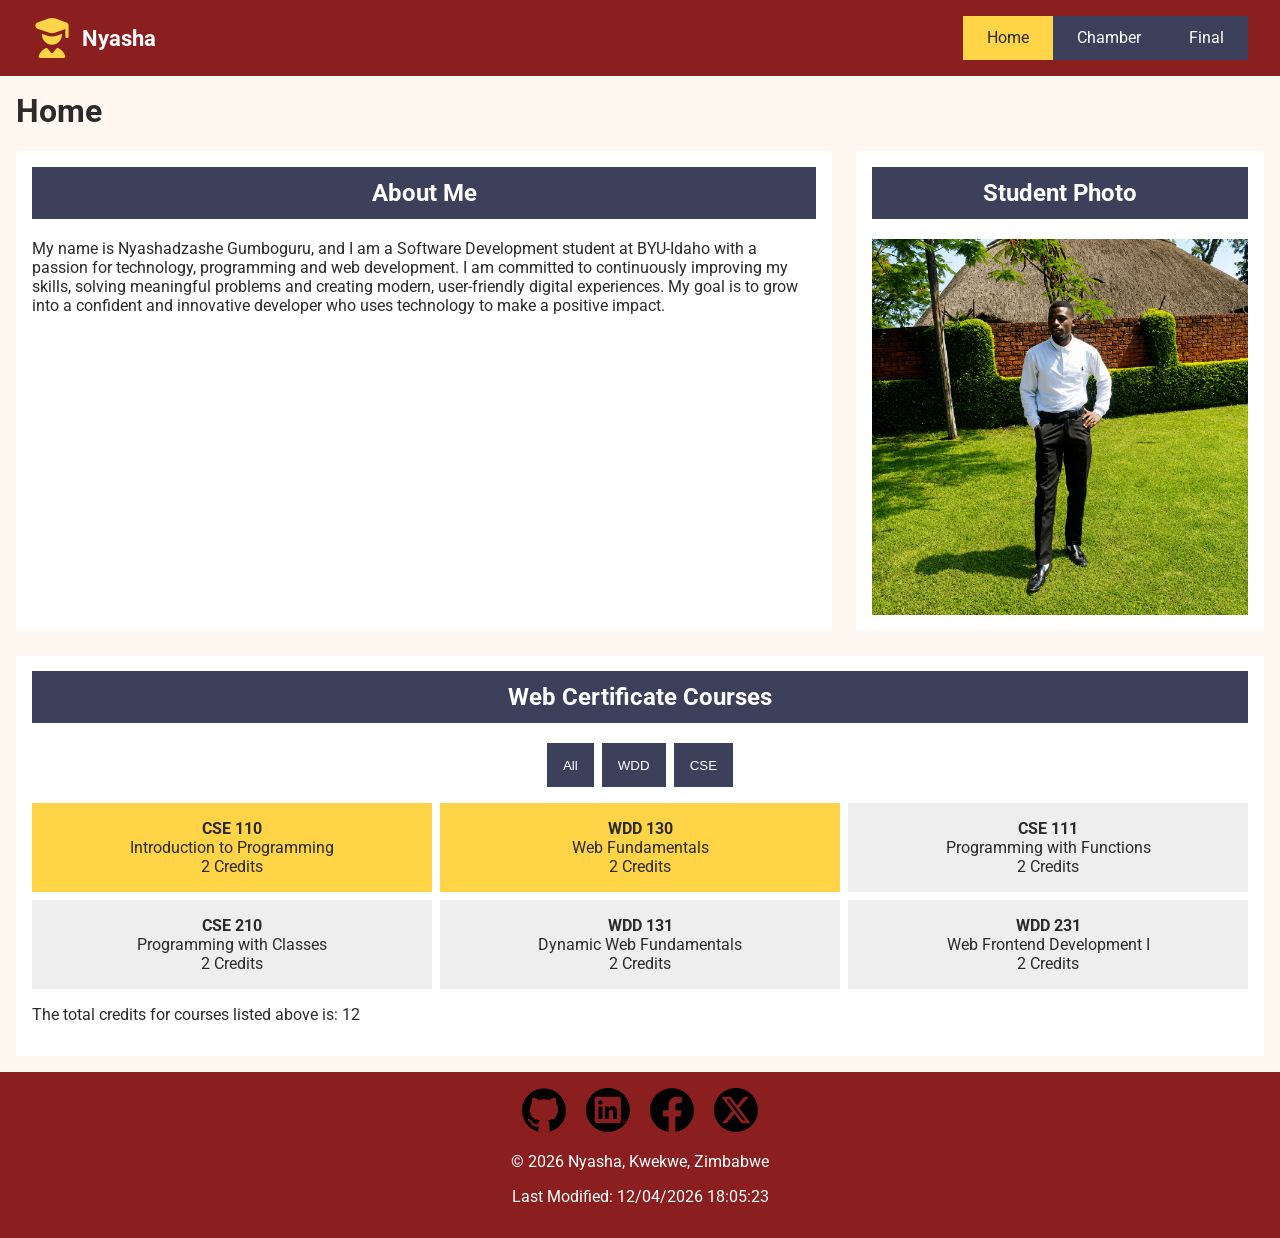
<file: index.html>
<!DOCTYPE html>
<html lang="en">
<head>
    <meta charset="UTF-8">
    <meta name="viewport" content="width=device-width, initial-scale=1.0">
    <title>Nyasha | WDD 231 Course Home Page</title>

    <meta name="description" content="WDD 231 Web Frontend Development course home page for Nyashadzashe Gumboguru.">
    <meta name="author" content="Nyashadzashe Gumboguru">
    <meta property="og:title" content="WDD 231 Course Home Page - Nyashadzashe Gumboguru">
<meta property="og:description" content="Course home page for WDD 231 Web Frontend Development I by Nyashadzashe Gumboguru featuring web projects, certification courses and developer updates.">
<meta property="og:image" content="https://ngumboguru001.github.io/wdd231/images/profile.jpg">
<meta property="og:url" content="https://ngumboguru001.github.io/wdd231/">

    <link rel="preconnect" href="https://fonts.googleapis.com">
    <link rel="preconnect" href="https://fonts.gstatic.com" crossorigin>
    <link href="https://fonts.googleapis.com/css2?family=Roboto:wght@400;500;700&display=swap" rel="stylesheet">
    <link rel="icon" href="favicon.ico">

    <link rel="stylesheet" href="styles/small.css">
    <link rel="stylesheet" href="styles/larger.css">

    <script src="scripts/navigation.js" defer></script>
    <script src="scripts/date.js" defer></script>
    <script src="scripts/course.js" defer></script>
</head>

<body>

    <header>
        <div class="header-brand">
            <img src="images/logo.svg" alt="Site logo" width="40" height="40">
            <span>Nyasha</span>
        </div>

        <button id="nav-button" class="hamburger" aria-label="navigation"></button>

        <nav id="nav-bar" class="navigation">
            <ul>
                <li class="current">
                    <a href="index.html">Home</a>
                </li>
                <li>
                    <a href="#">Chamber</a>
                </li>
                <li>
                    <a href="#">Final</a>
                </li>
            </ul>
        </nav>
    </header>

    <main>

        <h1>Home</h1>

        <div class="home-grid">

            <section>
                <h2>About Me</h2>
                <p>
                    My name is Nyashadzashe Gumboguru, and I am a Software Development
                    student at BYU-Idaho with a passion for technology, programming and
                    web development. I am committed to continuously improving my skills,
                    solving meaningful problems and creating modern, user-friendly
                    digital experiences. My goal is to grow into a confident and
                    innovative developer who uses technology to make a positive impact.
                </p>
            </section>

            <section>
                <h2>Student Photo</h2>
                <img src="images/profile.jpg" alt="Photo of Nyasha" width="100" height="100">
            </section>

            <section class="certificate">
                <h2>Web Certificate Courses</h2>

                <div class="course-buttons">
                    <button id="all-courses">All</button>
                    <button id="wdd-courses">WDD</button>
                    <button id="cse-courses">CSE</button>
                </div>

                <div id="course-list"></div>

                <p>
                    The total credits for courses listed above is:
                    <span id="total-credits"></span>
                </p>
            </section>

        </div>

    </main>

    <footer>

        <div class="social-media">

            <a href="https://github.com/">
                <img src="images/github.svg" alt="GitHub">
            </a>

            <a href="https://www.linkedin.com/">
                <img src="images/linkedin-circle.svg" alt="LinkedIn">
            </a>

            <a href="https://www.facebook.com/">
                <img src="images/facebook.svg" alt="Facebook">
            </a>

            <a href="https://www.twitter.com/">
                <img src="images/twitter-alt-circle.svg" alt="Twitter">
            </a>

        </div>

        <p>
            &copy; <span id="currentyear"></span>
            Nyasha,
            Kwekwe, Zimbabwe
        </p>

        <p id="lastModified"></p>

    </footer>

</body>
</html>
</file>
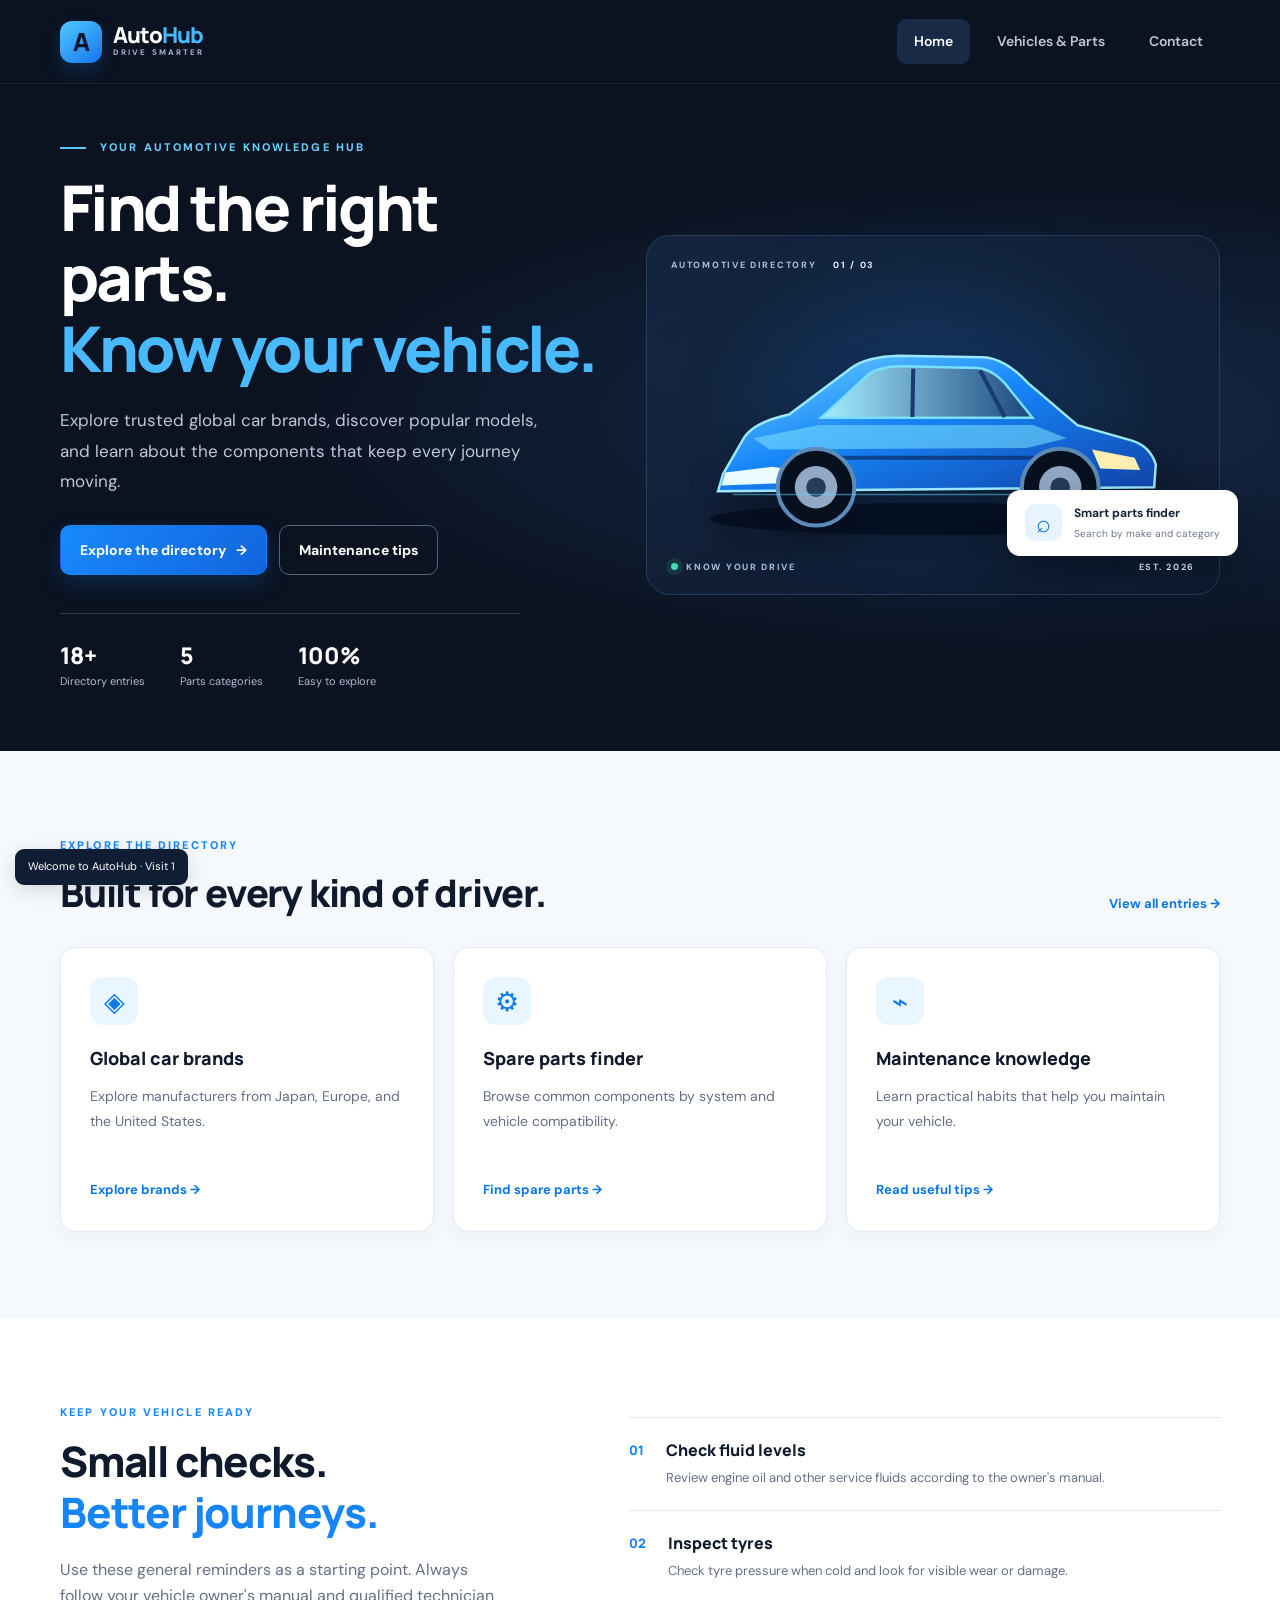
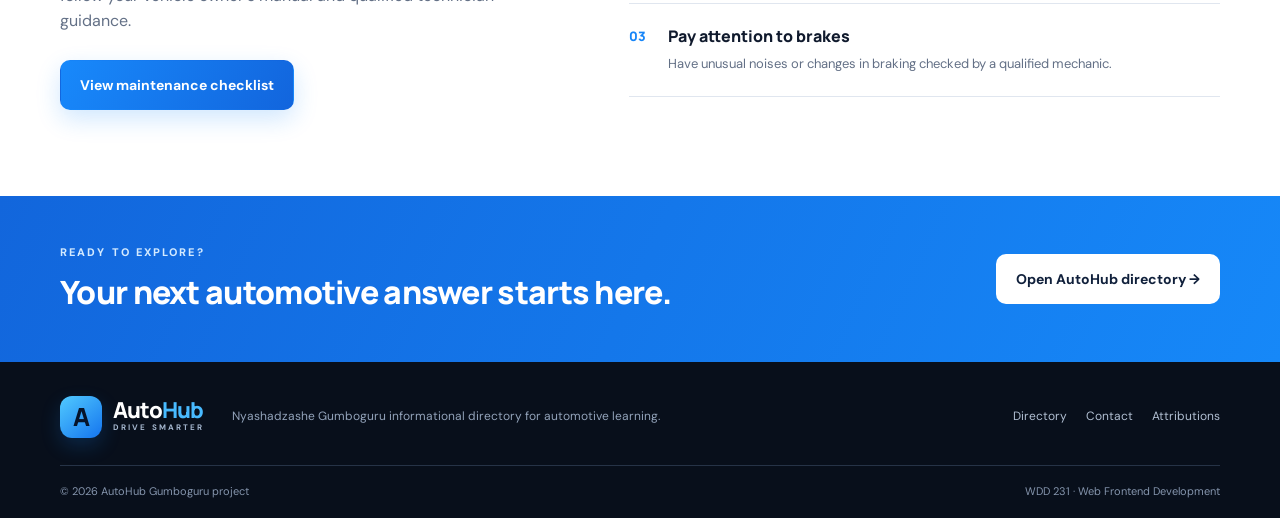
<file: final project/index.html>
<!doctype html>
<html lang="en">
<head>
  <meta charset="utf-8">
  <meta name="viewport" content="width=device-width, initial-scale=1">
  <meta name="description" content="AutoHub helps drivers explore global car brands, vehicle models, spare parts, and practical maintenance tips.">
  <meta name="author" content="Nyashadzashe Gumboguru">
  <meta name="theme-color" content="#0b1220">
  <title>AutoHub | Global Car Brands & Spare Parts</title>
  <link rel="icon" href="assets/favicon.svg" type="image/svg+xml">
  <link rel="stylesheet" href="css/styles.css">
  <script type="module" src="js/main.js"></script>
</head>
<body>
  <a class="skip-link" href="#main">Skip to main content</a>
  <header class="site-header">
    <div class="container header-inner">
      <a class="brand" href="index.html" aria-label="AutoHub home"><span class="brand-mark">A</span><span>Auto<span class="brand-accent">Hub</span><small>DRIVE SMARTER</small></span></a>
      <button class="menu-toggle" aria-label="Open navigation" aria-expanded="false" aria-controls="primary-nav"><span></span><span></span><span></span></button>
      <nav id="primary-nav" class="primary-nav" aria-label="Main navigation">
        <a class="active" href="index.html" aria-current="page">Home</a>
        <a href="catalog.html">Vehicles & Parts</a>
        <a href="contact.html">Contact</a>
      </nav>
    </div>
  </header>
  <main id="main">
    <section class="hero">
      <div class="container hero-grid">
        <div class="hero-copy">
          <p class="eyebrow"><span class="eyebrow-line"></span> YOUR AUTOMOTIVE KNOWLEDGE HUB</p>
          <h1>Find the right parts.<br><span>Know your vehicle.</span></h1>
          <p class="hero-text">Explore trusted global car brands, discover popular models, and learn about the components that keep every journey moving.</p>
          <div class="hero-actions"><a class="button button-primary" href="catalog.html">Explore the directory <span aria-hidden="true">→</span></a><a class="button button-outline" href="#maintenance">Maintenance tips</a></div>
          <div class="hero-stats"><div><strong>18+</strong><span>Directory entries</span></div><div><strong>5</strong><span>Parts categories</span></div><div><strong>100%</strong><span>Easy to explore</span></div></div>
        </div>
        <div class="hero-art" role="img" aria-label="Illustration of a modern blue sports car">
          <div class="art-glow"></div><div class="art-label label-top">AUTOMOTIVE DIRECTORY <b>01 / 03</b></div>
          <svg class="car-illustration" viewBox="0 0 700 330" aria-hidden="true">
            <defs><linearGradient id="bodyPaint" x1="0" x2="1" y1="0" y2="1"><stop stop-color="#75d8ff"/><stop offset=".45" stop-color="#1685f8"/><stop offset="1" stop-color="#1143aa"/></linearGradient><linearGradient id="glass" x1="0" x2="1"><stop stop-color="#a7efff"/><stop offset="1" stop-color="#1b477d"/></linearGradient></defs>
            <ellipse cx="352" cy="278" rx="275" ry="20" fill="#020817" opacity=".65"/>
            <path d="M93 223 L119 178 Q132 159 174 150 L250 93 Q269 79 309 78 L411 80 Q438 81 466 111 L527 163 L594 182 Q616 189 623 211 L621 239 L87 244Z" fill="url(#bodyPaint)" stroke="#9be7ff" stroke-width="3"/>
            <path d="M271 101 Q285 91 312 91 L405 93 Q426 95 444 119 L472 154 L213 154Z" fill="url(#glass)" stroke="#7adfff" stroke-width="3"/>
            <path d="M326 94 L325 153 M408 96 L438 153" stroke="#173c72" stroke-width="5"/>
            <path d="M130 179 L211 163 L473 163 L514 179 L465 191 L150 193Z" fill="#7de4ff" opacity=".55"/>
            <path d="M96 221 L154 214 L190 220 L171 234 L91 237Z" fill="#e9fbff"/><path d="M545 193 L597 203 L604 218 L555 216Z" fill="#ffefb2"/>
            <path d="M197 203 L473 203" stroke="#0b2b66" stroke-width="5" opacity=".7"/>
            <circle cx="207" cy="239" r="47" fill="#07101f" stroke="#5b8bb7" stroke-width="5"/><circle cx="207" cy="239" r="26" fill="#91a9c5"/><circle cx="207" cy="239" r="12" fill="#253c5a"/>
            <circle cx="506" cy="239" r="47" fill="#07101f" stroke="#5b8bb7" stroke-width="5"/><circle cx="506" cy="239" r="26" fill="#91a9c5"/><circle cx="506" cy="239" r="12" fill="#253c5a"/>
            <path d="M105 248 L615 248" stroke="#66cfff" stroke-width="2" opacity=".5"/>
          </svg>
          <div class="art-label label-bottom"><span class="pulse-dot"></span> KNOW YOUR DRIVE <b>EST. 2026</b></div>
          <div class="floating-card"><span class="floating-icon">⌕</span><div><b>Smart parts finder</b><small>Search by make and category</small></div></div>
        </div>
      </div>
    </section>
    <section class="section section-soft">
      <div class="container">
        <div class="section-heading"><div><p class="eyebrow">EXPLORE THE DIRECTORY</p><h2>Built for every kind of driver.</h2></div><a class="text-link" href="catalog.html">View all entries <span aria-hidden="true">→</span></a></div>
        <div class="feature-grid">
          <article class="feature-card"><div class="feature-icon">◈</div><h3>Global car brands</h3><p>Explore manufacturers from Japan, Europe, and the United States.</p><a href="catalog.html?type=brand">Explore brands →</a></article>
          <article class="feature-card"><div class="feature-icon">⚙</div><h3>Spare parts finder</h3><p>Browse common components by system and vehicle compatibility.</p><a href="catalog.html?type=part">Find spare parts →</a></article>
          <article class="feature-card"><div class="feature-icon">⌁</div><h3>Maintenance knowledge</h3><p>Learn practical habits that help you maintain your vehicle.</p><a href="#maintenance">Read useful tips →</a></article>
        </div>
      </div>
    </section>
    <section id="maintenance" class="section">
      <div class="container maintenance-grid">
        <div><p class="eyebrow">KEEP YOUR VEHICLE READY</p><h2>Small checks.<br><span class="text-blue">Better journeys.</span></h2><p class="muted">Use these general reminders as a starting point. Always follow your vehicle owner's manual and qualified technician guidance.</p><button class="button button-primary" id="maintenance-modal-open">View maintenance checklist</button></div>
        <div class="tips-list"><article><span>01</span><div><h3>Check fluid levels</h3><p>Review engine oil and other service fluids according to the owner's manual.</p></div></article><article><span>02</span><div><h3>Inspect tyres</h3><p>Check tyre pressure when cold and look for visible wear or damage.</p></div></article><article><span>03</span><div><h3>Pay attention to brakes</h3><p>Have unusual noises or changes in braking checked by a qualified mechanic.</p></div></article></div>
      </div>
    </section>
    <section class="cta-band"><div class="container cta-inner"><div><p class="eyebrow">READY TO EXPLORE?</p><h2>Your next automotive answer starts here.</h2></div><a class="button button-light" href="catalog.html">Open AutoHub directory →</a></div></section>
  </main>
  <footer class="site-footer"><div class="container footer-main"><a class="brand brand-footer" href="index.html"><span class="brand-mark">A</span><span>Auto<span class="brand-accent">Hub</span><small>DRIVE SMARTER</small></span></a><p>Nyashadzashe Gumboguru informational directory for automotive learning.</p><nav aria-label="Footer navigation"><a href="catalog.html">Directory</a><a href="contact.html">Contact</a><a href="attributions.html">Attributions</a></nav></div><div class="container footer-bottom"><span>© <span id="current-year">2026</span> AutoHub Gumboguru project</span><span>WDD 231 · Web Frontend Development</span></div></footer>
  <dialog class="modal" id="maintenance-modal" aria-labelledby="maintenance-modal-title"><div class="modal-head"><div><p class="eyebrow">QUICK REFERENCE</p><h2 id="maintenance-modal-title">Maintenance checklist</h2></div><button class="icon-button" data-close-modal aria-label="Close checklist">×</button></div><ul class="checklist"><li>Review the owner's manual service schedule.</li><li>Check tyre pressure and visible tyre condition.</li><li>Inspect lights, wipers, and windscreen condition.</li><li>Check fluid levels using the recommended procedure.</li><li>Book a qualified inspection if warning lights appear.</li></ul><p class="notice">This general checklist is educational and does not replace vehicle-specific service guidance.</p><button class="button button-primary modal-done" data-close-modal>Done</button></dialog>
  <div class="visit-note" id="visit-note" aria-live="polite"></div>
</body>
</html>
</file>
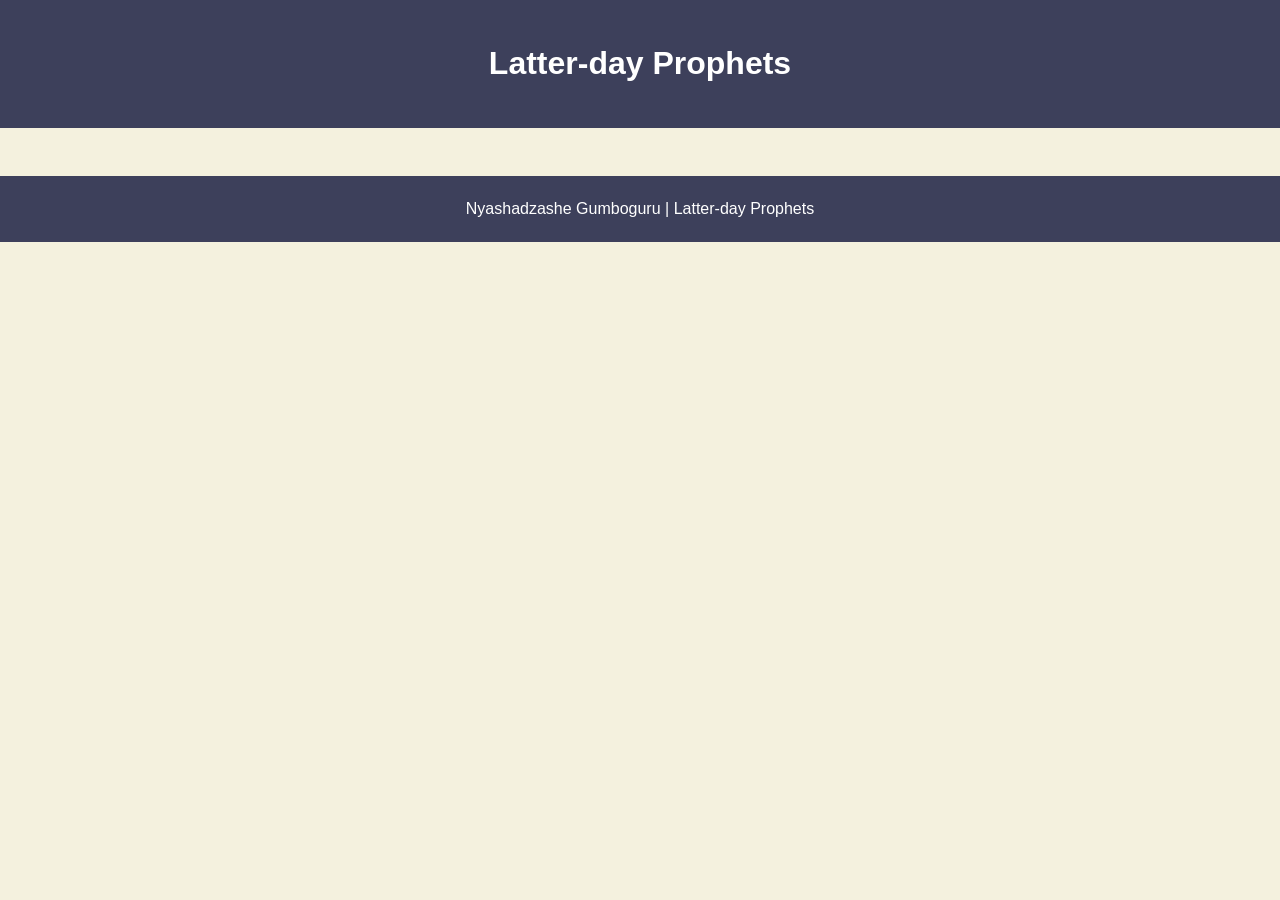
<file: prophets.html>
<!DOCTYPE html>
<html lang="en">
<head>
    <meta charset="UTF-8">
    <meta name="viewport" content="width=device-width, initial-scale=1.0">
    <title>Latter-day Prophets | WDD 231</title>
    <meta name="description" content="Dynamic list of Latter-day Prophets built using JavaScript Fetch API and JSON data.">
    <meta name="author" content="Nyashadzashe Gumboguru">
    <link rel="icon" href="favicon.ico">
    <link rel="stylesheet" href="styles/prophets.css">
    <script src="scripts/prophets.js" defer></script>
</head>
<body>
    <header>
        <h1>Latter-day Prophets</h1>
    </header>
    <main>
        <div id="cards"></div>
    </main>
    <footer>
        Nyashadzashe Gumboguru | Latter-day Prophets
    </footer>
</body>
</html>
</file>
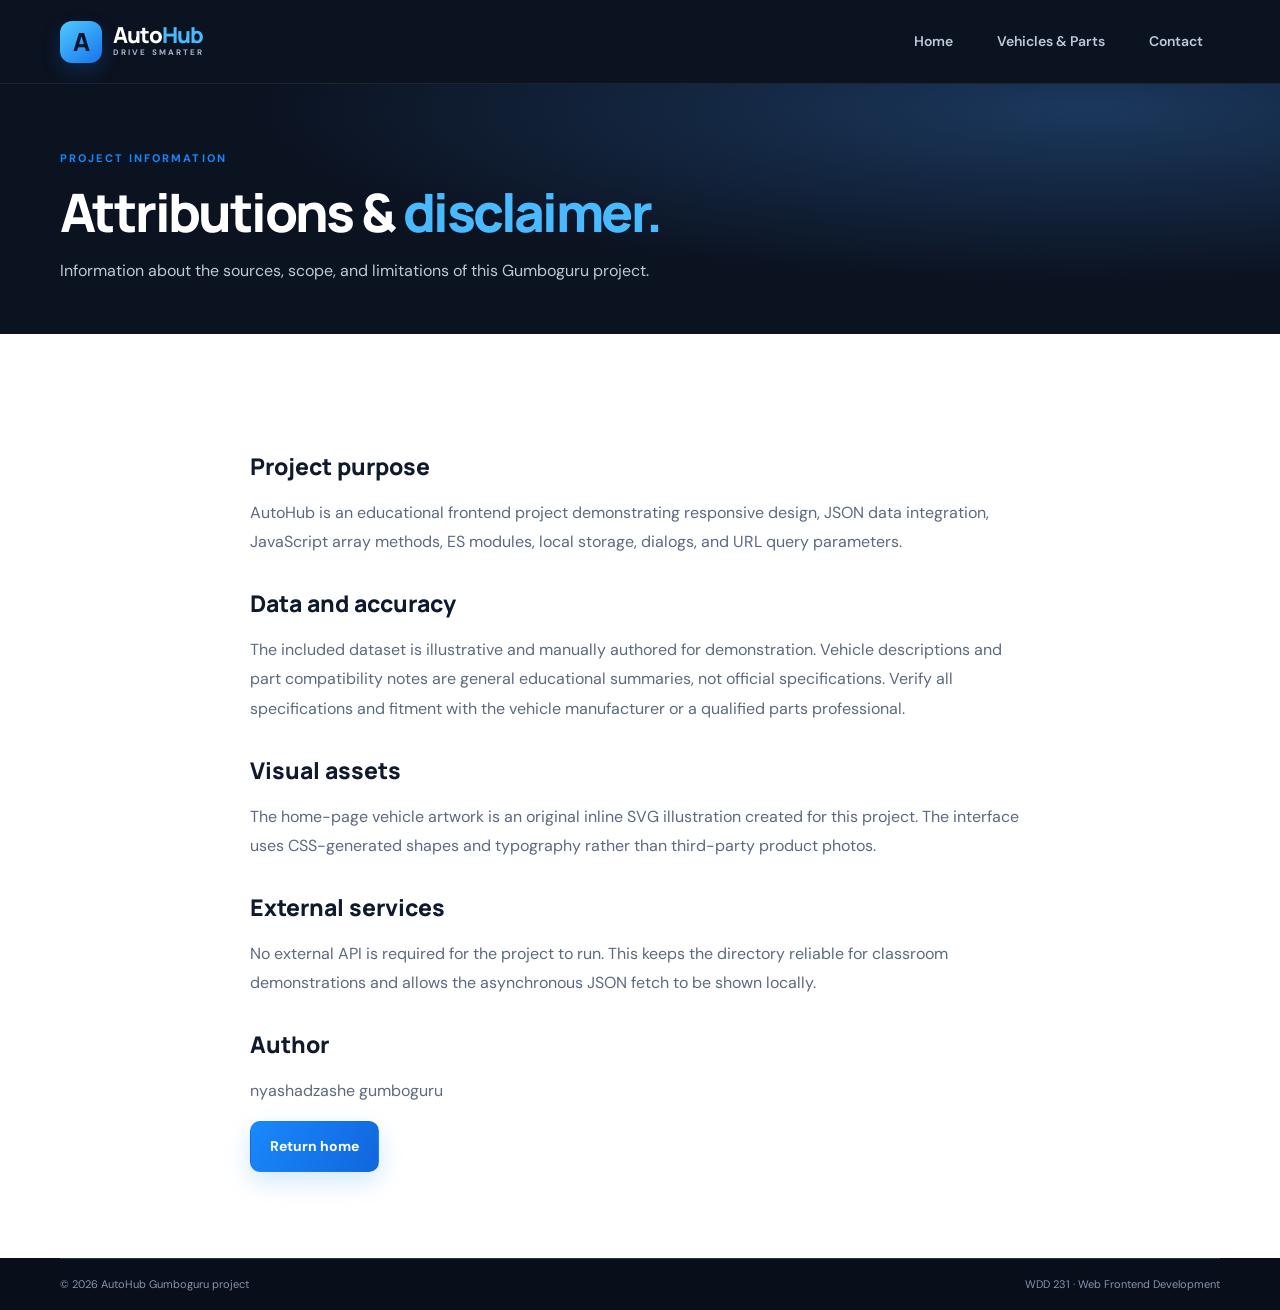
<file: final project/attributions.html>
<!doctype html>
<html lang="en"><head><meta charset="utf-8"><meta name="viewport" content="width=device-width, initial-scale=1"><meta name="description" content="AutoHub project notes and data attribution."><meta name="author" content="Nyashadzashe Gumboguru"><title>Attributions | AutoHub</title><link rel="icon" href="assets/favicon.svg" type="image/svg+xml"><link rel="stylesheet" href="css/styles.css"><script type="module" src="js/main.js"></script></head>
<body><a class="skip-link" href="#main">Skip to main content</a><header class="site-header"><div class="container header-inner"><a class="brand" href="index.html"><span class="brand-mark">A</span><span>Auto<span class="brand-accent">Hub</span><small>DRIVE SMARTER</small></span></a><button class="menu-toggle" aria-label="Open navigation" aria-expanded="false" aria-controls="primary-nav"><span></span><span></span><span></span></button><nav id="primary-nav" class="primary-nav" aria-label="Main navigation"><a href="index.html">Home</a><a href="catalog.html">Vehicles & Parts</a><a href="contact.html">Contact</a></nav></div></header><main id="main"><section class="page-hero"><div class="container"><p class="eyebrow">PROJECT INFORMATION</p><h1>Attributions & <span>disclaimer.</span></h1><p>Information about the sources, scope, and limitations of this Gumboguru project.</p></div></section><section class="section"><div class="container prose-content"><h2>Project purpose</h2><p>AutoHub is an educational frontend project demonstrating responsive design, JSON data integration, JavaScript array methods, ES modules, local storage, dialogs, and URL query parameters.</p><h2>Data and accuracy</h2><p>The included dataset is illustrative and manually authored for demonstration. Vehicle descriptions and part compatibility notes are general educational summaries, not official specifications. Verify all specifications and fitment with the vehicle manufacturer or a qualified parts professional.</p><h2>Visual assets</h2><p>The home-page vehicle artwork is an original inline SVG illustration created for this project. The interface uses CSS-generated shapes and typography rather than third-party product photos.</p><h2>External services</h2><p>No external API is required for the project to run. This keeps the directory reliable for classroom demonstrations and allows the asynchronous JSON fetch to be shown locally.</p><h2>Author</h2><p>nyashadzashe gumboguru</p><a class="button button-primary" href="index.html">Return home</a></div></section></main><footer class="site-footer"><div class="container footer-bottom"><span>© <span id="current-year">2026</span> AutoHub Gumboguru project</span><span>WDD 231 · Web Frontend Development</span></div></footer></body></html>
</file>
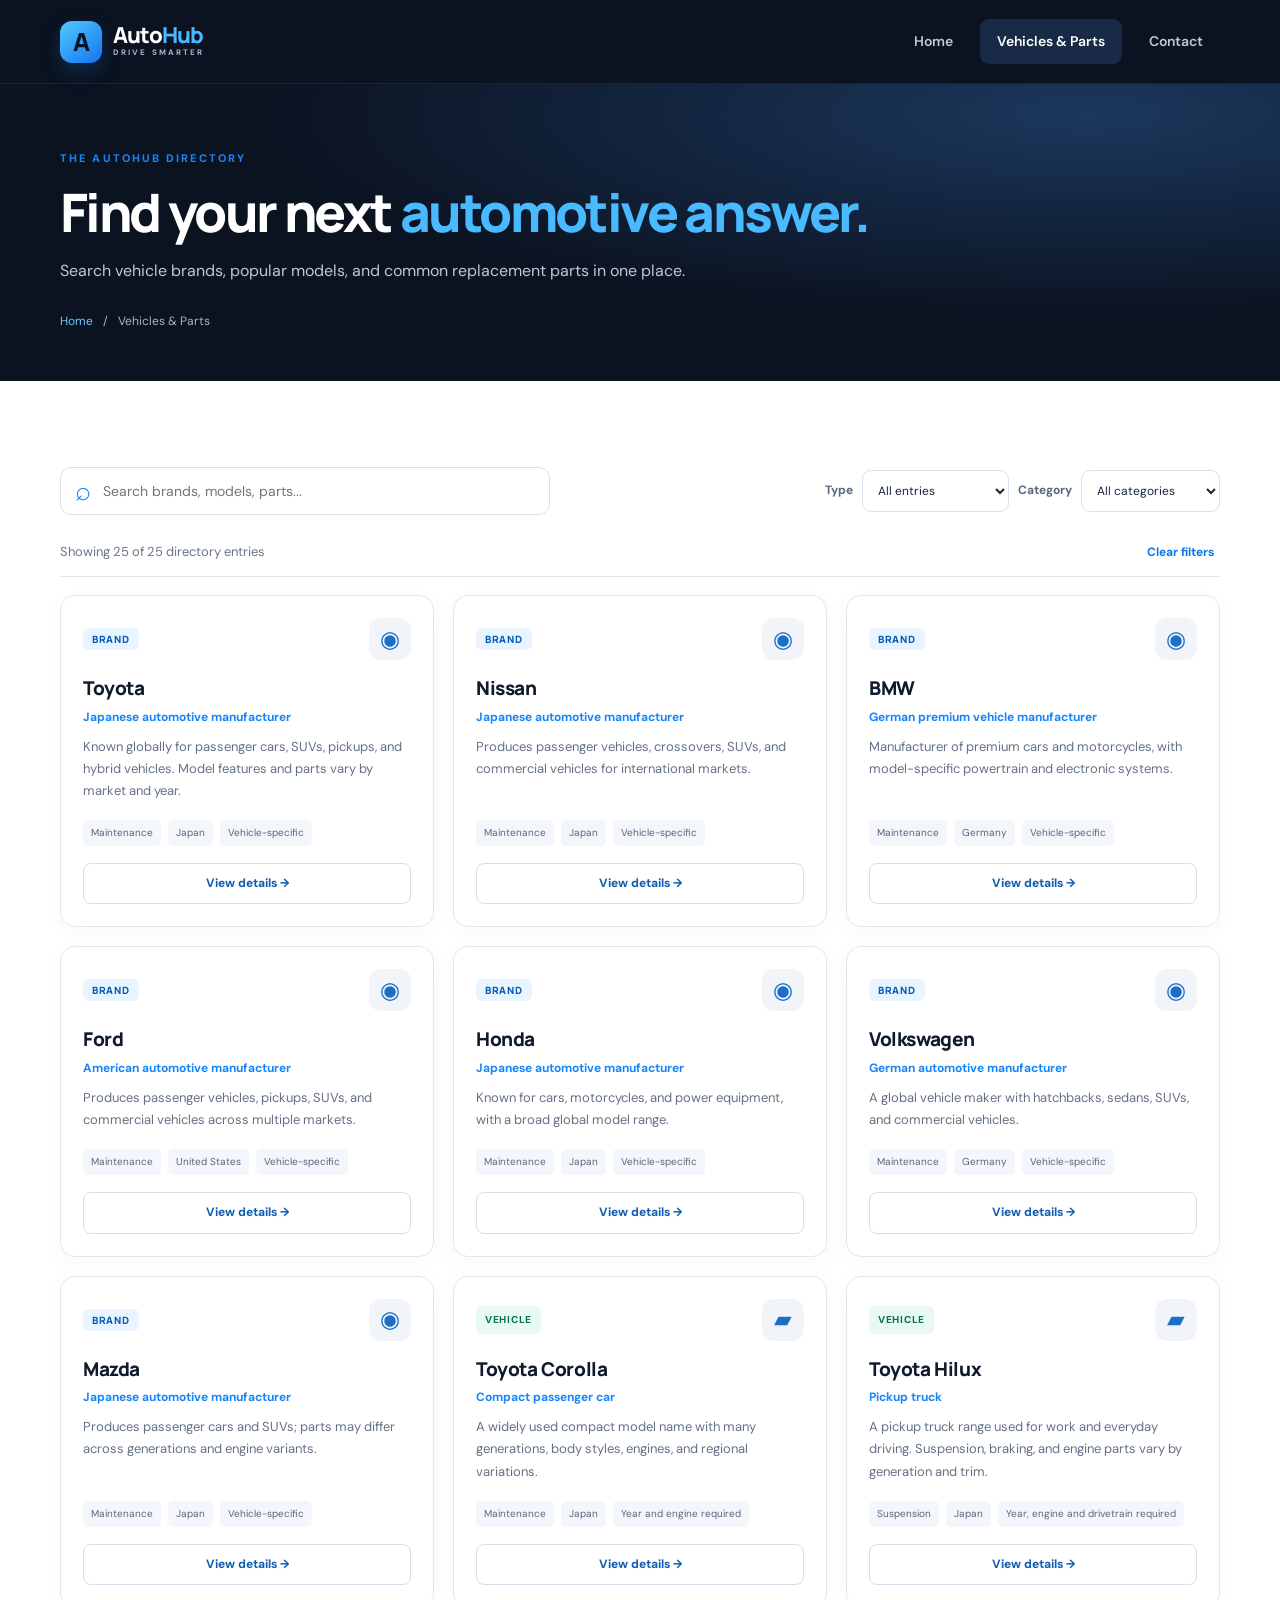
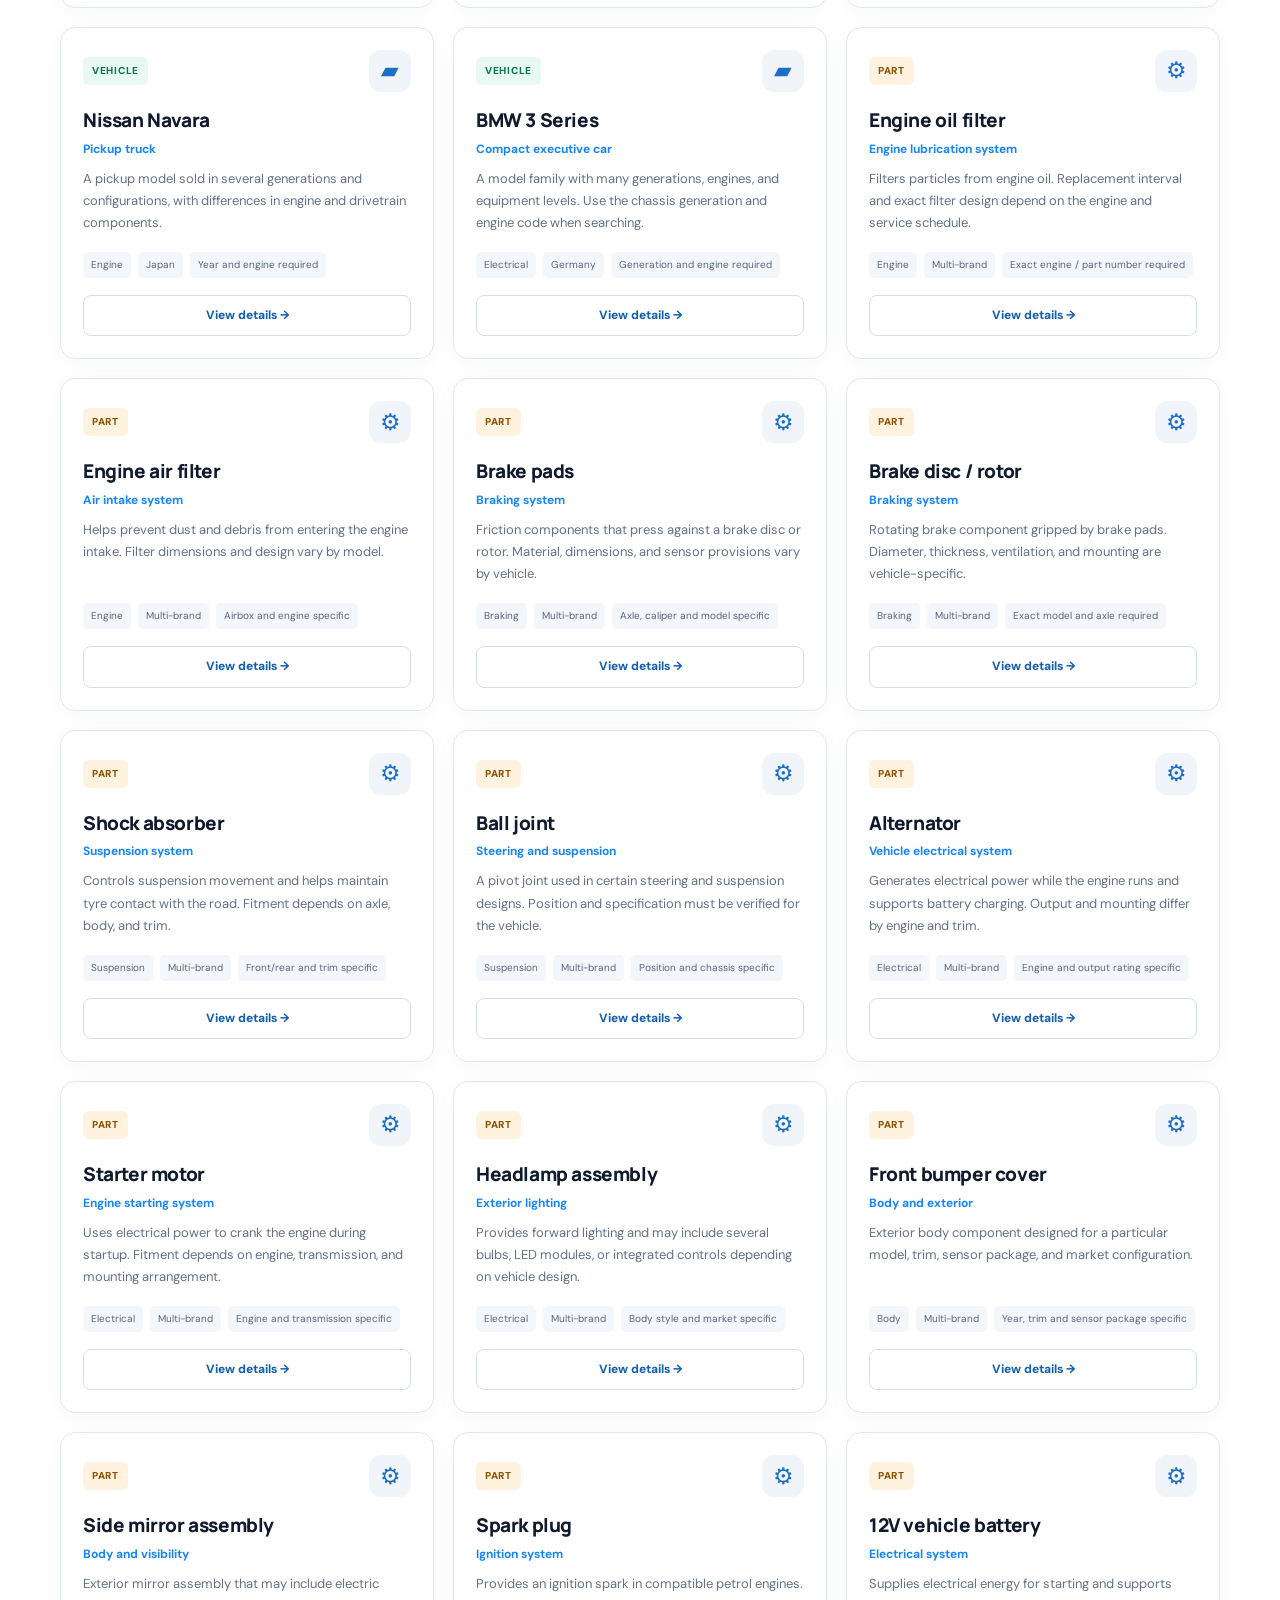
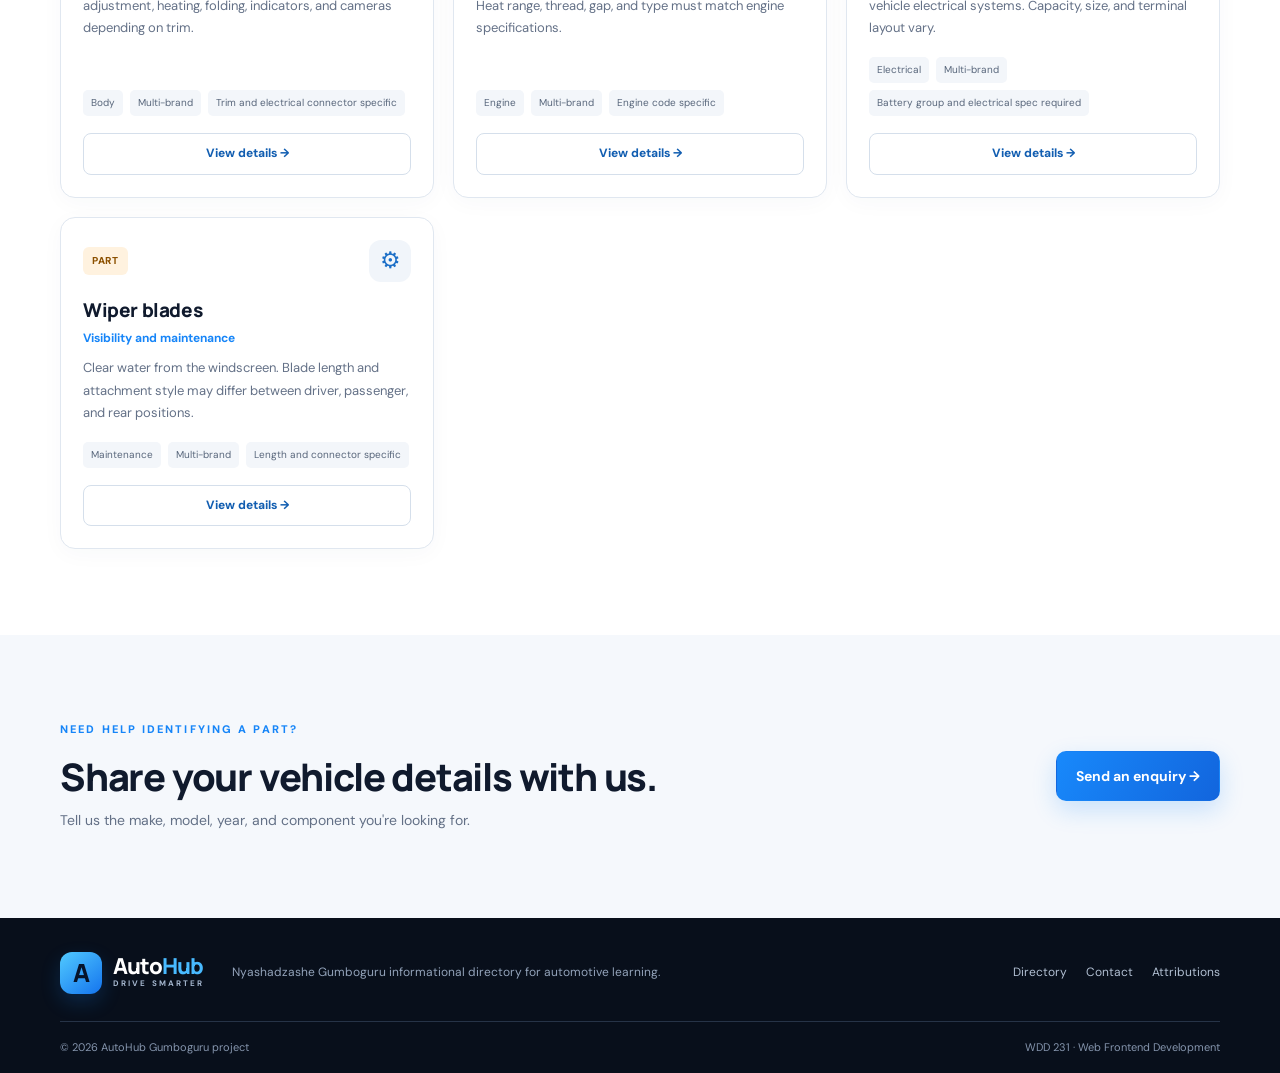
<file: final project/catalog.html>
<!doctype html>
<html lang="en">
<head>
  <meta charset="utf-8"><meta name="viewport" content="width=device-width, initial-scale=1">
  <meta name="description" content="Search AutoHub's vehicle brand and spare parts directory by keyword, make, model, and category.">
  <meta name="author" content="Nyashadzashe Gumboguru"><meta name="theme-color" content="#0b1220">
  <title>Vehicles & Parts | AutoHub</title><link rel="icon" href="assets/favicon.svg" type="image/svg+xml">
  <link rel="stylesheet" href="css/styles.css"><script type="module" src="js/catalog.js"></script>
</head>
<body>
<a class="skip-link" href="#main">Skip to main content</a>
<header class="site-header"><div class="container header-inner"><a class="brand" href="index.html" aria-label="AutoHub home"><span class="brand-mark">A</span><span>Auto<span class="brand-accent">Hub</span><small>DRIVE SMARTER</small></span></a><button class="menu-toggle" aria-label="Open navigation" aria-expanded="false" aria-controls="primary-nav"><span></span><span></span><span></span></button><nav id="primary-nav" class="primary-nav" aria-label="Main navigation"><a href="index.html">Home</a><a class="active" href="catalog.html" aria-current="page">Vehicles & Parts</a><a href="contact.html">Contact</a></nav></div></header>
<main id="main">
  <section class="page-hero"><div class="container"><p class="eyebrow">THE AUTOHUB DIRECTORY</p><h1>Find your next <span>automotive answer.</span></h1><p>Search vehicle brands, popular models, and common replacement parts in one place.</p><div class="breadcrumbs"><a href="index.html">Home</a><span aria-hidden="true">/</span><span>Vehicles & Parts</span></div></div></section>
  <section class="section"><div class="container">
    <div class="catalog-toolbar"><div class="search-field"><label class="sr-only" for="catalog-search">Search directory</label><span aria-hidden="true">⌕</span><input id="catalog-search" type="search" placeholder="Search brands, models, parts..." autocomplete="off"></div><div class="filter-row"><label for="type-filter">Type</label><select id="type-filter"><option value="all">All entries</option><option value="brand">Car brands</option><option value="vehicle">Vehicle models</option><option value="part">Spare parts</option></select><label for="category-filter">Category</label><select id="category-filter"><option value="all">All categories</option><option>Engine</option><option>Braking</option><option>Suspension</option><option>Electrical</option><option>Body</option><option>Maintenance</option></select></div></div>
    <div class="results-summary"><p id="results-count" aria-live="polite">Loading directory…</p><button class="text-button" id="clear-filters">Clear filters</button></div>
    <div id="catalog-status" class="status-message" role="status">Loading AutoHub directory…</div><div class="catalog-grid" id="catalog-grid"></div>
    <div class="empty-state" id="empty-state" hidden><div class="empty-icon">⌕</div><h2>No matching entries</h2><p>Try another keyword or clear one of your filters.</p><button class="button button-outline-dark" id="empty-clear">Clear filters</button></div>
  </div></section>
  <section class="section section-soft"><div class="container callout-inline"><div><p class="eyebrow">NEED HELP IDENTIFYING A PART?</p><h2>Share your vehicle details with us.</h2><p class="muted">Tell us the make, model, year, and component you're looking for.</p></div><a class="button button-primary" href="contact.html">Send an enquiry →</a></div></section>
</main>
<footer class="site-footer"><div class="container footer-main"><a class="brand brand-footer" href="index.html"><span class="brand-mark">A</span><span>Auto<span class="brand-accent">Hub</span><small>DRIVE SMARTER</small></span></a><p>Nyashadzashe Gumboguru informational directory for automotive learning.</p><nav aria-label="Footer navigation"><a href="catalog.html">Directory</a><a href="contact.html">Contact</a><a href="attributions.html">Attributions</a></nav></div><div class="container footer-bottom"><span>© <span id="current-year">2026</span> AutoHub Gumboguru project</span><span>WDD 231 · Web Frontend Development</span></div></footer>
<dialog class="modal" id="detail-modal" aria-labelledby="detail-title"><div class="modal-head"><div><p class="eyebrow" id="detail-type">DIRECTORY DETAIL</p><h2 id="detail-title">Entry details</h2></div><button class="icon-button" data-close-modal aria-label="Close details">×</button></div><div id="detail-content" class="detail-content"></div><button class="button button-primary modal-done" data-close-modal>Close details</button></dialog>
</body></html>
</file>
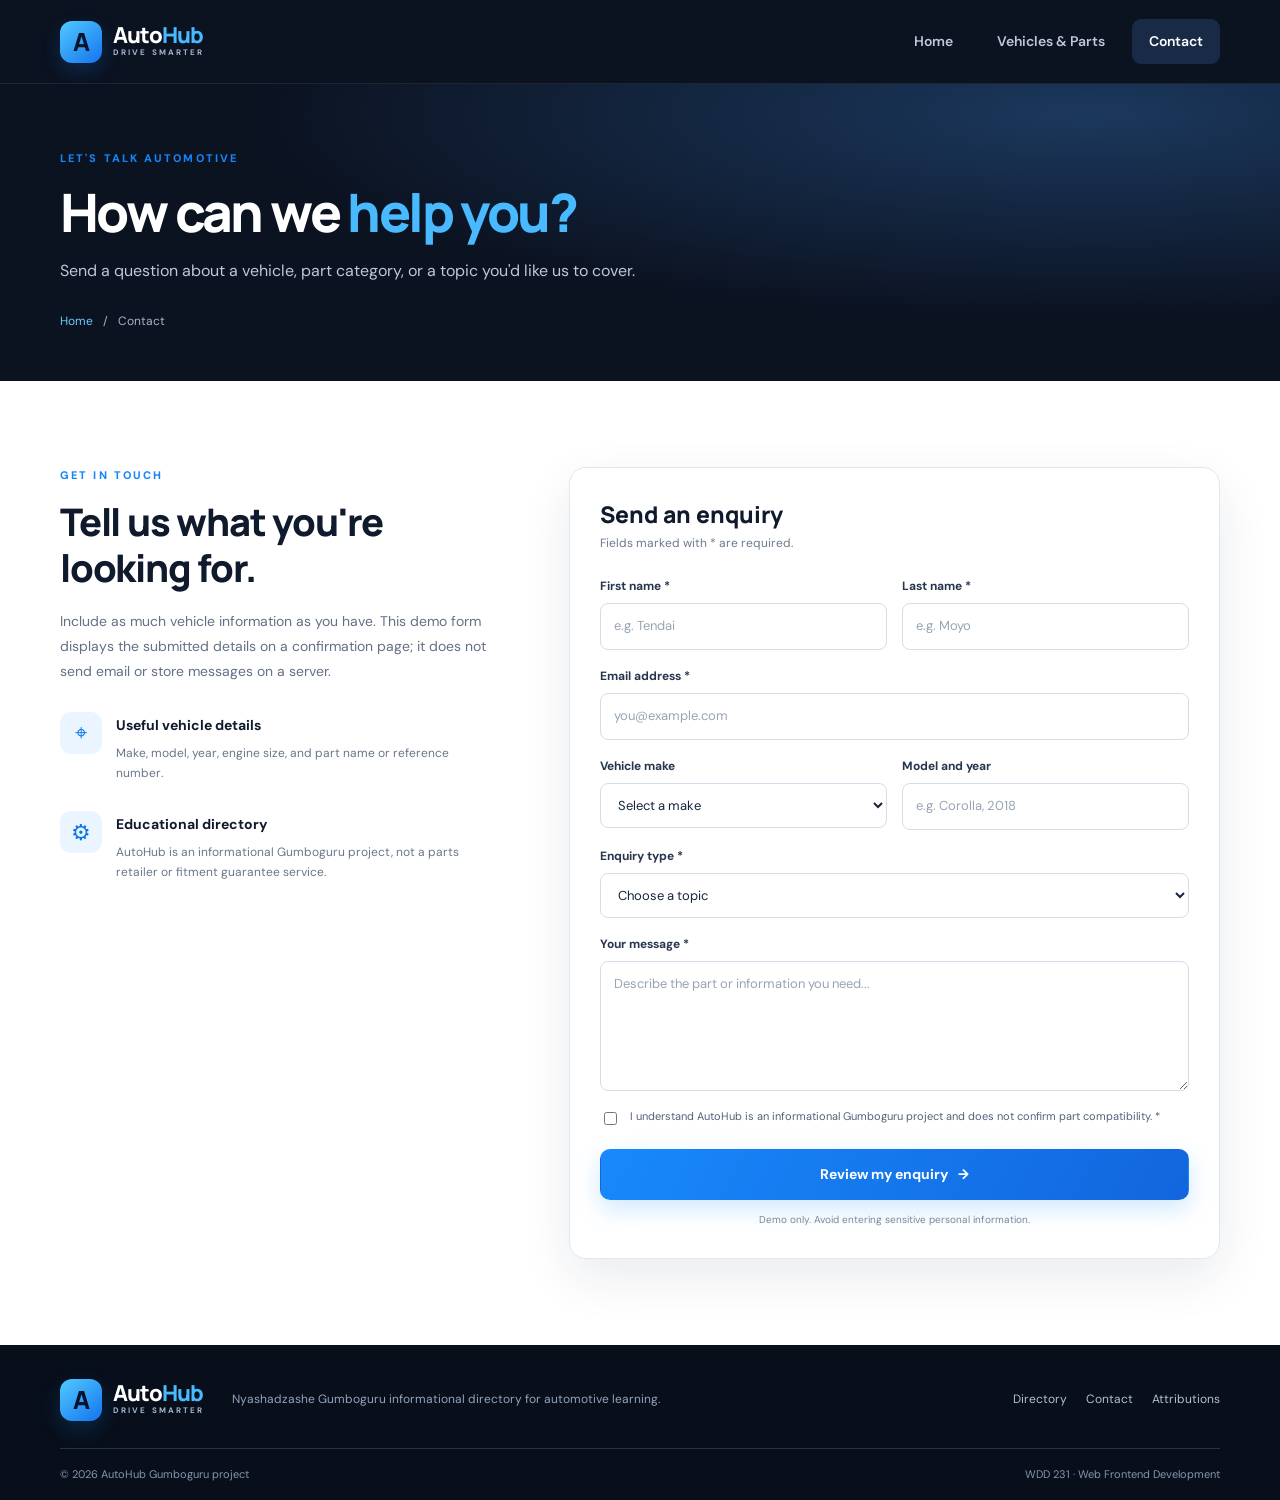
<file: final project/contact.html>
<!doctype html>
<html lang="en">
<head><meta charset="utf-8"><meta name="viewport" content="width=device-width, initial-scale=1"><meta name="description" content="Contact AutoHub with a vehicle or spare parts enquiry."><meta name="author" content="Nyashadzashe Gumboguru"><meta name="theme-color" content="#0b1220"><title>Contact AutoHub</title><link rel="icon" href="assets/favicon.svg" type="image/svg+xml"><link rel="stylesheet" href="css/styles.css"><script type="module" src="js/main.js"></script></head>
<body><a class="skip-link" href="#main">Skip to main content</a><header class="site-header"><div class="container header-inner"><a class="brand" href="index.html" aria-label="AutoHub home"><span class="brand-mark">A</span><span>Auto<span class="brand-accent">Hub</span><small>DRIVE SMARTER</small></span></a><button class="menu-toggle" aria-label="Open navigation" aria-expanded="false" aria-controls="primary-nav"><span></span><span></span><span></span></button><nav id="primary-nav" class="primary-nav" aria-label="Main navigation"><a href="index.html">Home</a><a href="catalog.html">Vehicles & Parts</a><a class="active" href="contact.html" aria-current="page">Contact</a></nav></div></header>
<main id="main"><section class="page-hero"><div class="container"><p class="eyebrow">LET'S TALK AUTOMOTIVE</p><h1>How can we <span>help you?</span></h1><p>Send a question about a vehicle, part category, or a topic you'd like us to cover.</p><div class="breadcrumbs"><a href="index.html">Home</a><span aria-hidden="true">/</span><span>Contact</span></div></div></section>
<section class="section"><div class="container contact-layout"><div class="contact-copy"><p class="eyebrow">GET IN TOUCH</p><h2>Tell us what you're looking for.</h2><p class="muted">Include as much vehicle information as you have. This demo form displays the submitted details on a confirmation page; it does not send email or store messages on a server.</p><div class="contact-info"><div class="contact-info-icon">⌖</div><div><strong>Useful vehicle details</strong><p>Make, model, year, engine size, and part name or reference number.</p></div></div><div class="contact-info"><div class="contact-info-icon">⚙</div><div><strong>Educational directory</strong><p>AutoHub is an informational Gumboguru project, not a parts retailer or fitment guarantee service.</p></div></div></div>
<form class="contact-form" action="success.html" method="get">
<div class="form-heading"><h2>Send an enquiry</h2><p>Fields marked with * are required.</p></div>
<div class="form-row"><div class="form-field"><label for="firstName">First name *</label><input id="firstName" name="firstName" required minlength="2" autocomplete="given-name" placeholder="e.g. Tendai"></div><div class="form-field"><label for="lastName">Last name *</label><input id="lastName" name="lastName" required minlength="2" autocomplete="family-name" placeholder="e.g. Moyo"></div></div>
<div class="form-field"><label for="email">Email address *</label><input id="email" name="email" type="email" required autocomplete="email" placeholder="you@example.com"></div>
<div class="form-row"><div class="form-field"><label for="vehicleMake">Vehicle make</label><select id="vehicleMake" name="vehicleMake"><option value="">Select a make</option><option>Toyota</option><option>Nissan</option><option>BMW</option><option>Ford</option><option>Honda</option><option>Volkswagen</option><option>Other / not sure</option></select></div><div class="form-field"><label for="vehicleModel">Model and year</label><input id="vehicleModel" name="vehicleModel" placeholder="e.g. Corolla, 2018"></div></div>
<div class="form-field"><label for="enquiryType">Enquiry type *</label><select id="enquiryType" name="enquiryType" required><option value="">Choose a topic</option><option>Spare part information</option><option>Vehicle specifications</option><option>Maintenance information</option><option>Website feedback</option><option>Other question</option></select></div>
<div class="form-field"><label for="message">Your message *</label><textarea id="message" name="message" required minlength="10" rows="5" placeholder="Describe the part or information you need..."></textarea></div>
<label class="consent-check"><input type="checkbox" name="acknowledged" value="Yes" required><span>I understand AutoHub is an informational Gumboguru project and does not confirm part compatibility. *</span></label>
<button class="button button-primary button-full" type="submit">Review my enquiry <span aria-hidden="true">→</span></button><p class="form-privacy">Demo only. Avoid entering sensitive personal information.</p>
</form></div></section></main>
<footer class="site-footer"><div class="container footer-main"><a class="brand brand-footer" href="index.html"><span class="brand-mark">A</span><span>Auto<span class="brand-accent">Hub</span><small>DRIVE SMARTER</small></span></a><p>Nyashadzashe Gumboguru informational directory for automotive learning.</p><nav aria-label="Footer navigation"><a href="catalog.html">Directory</a><a href="contact.html">Contact</a><a href="attributions.html">Attributions</a></nav></div><div class="container footer-bottom"><span>© <span id="current-year">2026</span> AutoHub Gumboguru project</span><span>WDD 231 · Web Frontend Development</span></div></footer></body></html>
</file>
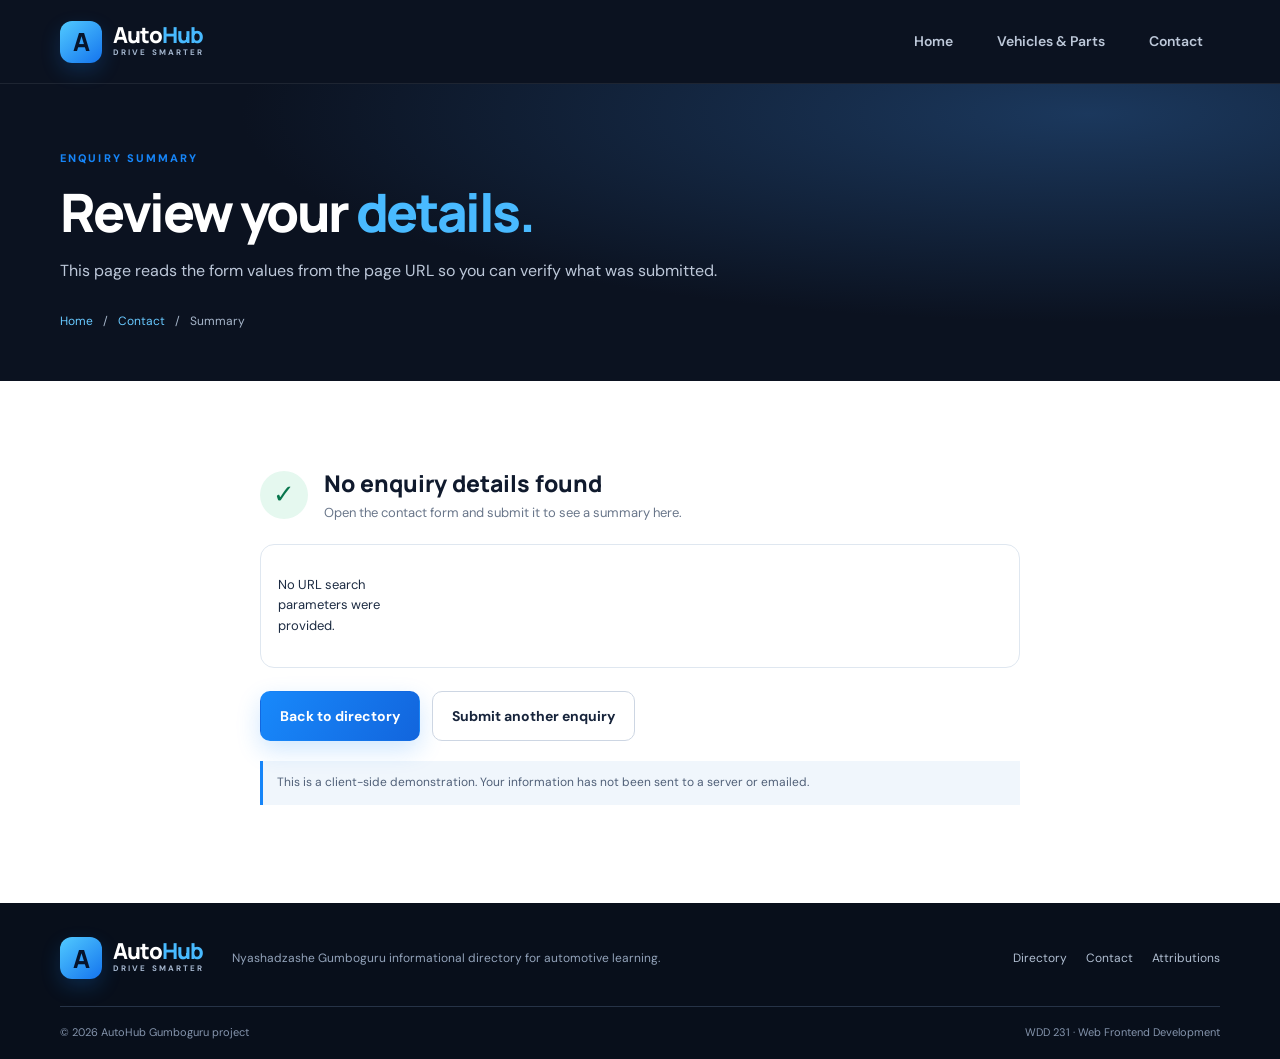
<file: final project/success.html>
<!doctype html>
<html lang="en">
<head><meta charset="utf-8"><meta name="viewport" content="width=device-width, initial-scale=1"><meta name="description" content="Review the details submitted in the AutoHub enquiry form."><meta name="author" content="Nyashadzashe Gumboguru"><meta name="theme-color" content="#0b1220"><title>Enquiry Summary | AutoHub</title><link rel="icon" href="assets/favicon.svg" type="image/svg+xml"><link rel="stylesheet" href="css/styles.css"><script type="module" src="js/success.js"></script></head>
<body><a class="skip-link" href="#main">Skip to main content</a><header class="site-header"><div class="container header-inner"><a class="brand" href="index.html" aria-label="AutoHub home"><span class="brand-mark">A</span><span>Auto<span class="brand-accent">Hub</span><small>DRIVE SMARTER</small></span></a><button class="menu-toggle" aria-label="Open navigation" aria-expanded="false" aria-controls="primary-nav"><span></span><span></span><span></span></button><nav id="primary-nav" class="primary-nav" aria-label="Main navigation"><a href="index.html">Home</a><a href="catalog.html">Vehicles & Parts</a><a href="contact.html">Contact</a></nav></div></header>
<main id="main"><section class="page-hero"><div class="container"><p class="eyebrow">ENQUIRY SUMMARY</p><h1>Review your <span>details.</span></h1><p>This page reads the form values from the page URL so you can verify what was submitted.</p><div class="breadcrumbs"><a href="index.html">Home</a><span aria-hidden="true">/</span><a href="contact.html">Contact</a><span aria-hidden="true">/</span><span>Summary</span></div></div></section>
<section class="section"><div class="container summary-wrap"><div class="summary-banner"><span class="summary-check">✓</span><div><h2 id="summary-heading">Your enquiry summary</h2><p id="summary-intro">Review the information below.</p></div></div><div id="summary-content" class="summary-card"></div><div class="summary-actions"><a class="button button-primary" href="catalog.html">Back to directory</a><a class="button button-outline-dark" href="contact.html">Submit another enquiry</a></div><p class="notice">This is a client-side demonstration. Your information has not been sent to a server or emailed.</p></div></section></main>
<footer class="site-footer"><div class="container footer-main"><a class="brand brand-footer" href="index.html"><span class="brand-mark">A</span><span>Auto<span class="brand-accent">Hub</span><small>DRIVE SMARTER</small></span></a><p>Nyashadzashe Gumboguru informational directory for automotive learning.</p><nav aria-label="Footer navigation"><a href="catalog.html">Directory</a><a href="contact.html">Contact</a><a href="attributions.html">Attributions</a></nav></div><div class="container footer-bottom"><span>© <span id="current-year">2026</span> AutoHub Gumboguru project</span><span>WDD 231 · Web Frontend Development</span></div></footer></body></html>
</file>
<file: styles/small.css>
:root {
    --primary-color: #8b1e1e;
    --secondary-color: #ffd447;
    --nav-color: #3d405b;
    --hover-color: #e07a5f;
    --background-color: #fff8f0;
    --text-color: #2b2b2b;
    --white: #ffffff;
}

* {
    box-sizing: border-box;
}

body {
    margin: 0;
    font-family: "Roboto", sans-serif;
    color: var(--text-color);
    background-color: var(--background-color);
}

header {
    display: flex;
    justify-content: space-between;
    align-items: center;
    padding: 1rem;
    background-color: var(--primary-color);
    color: var(--white);
}

.header-brand {
    display: flex;
    align-items: center;
    gap: 10px;
}

.header-brand img {
    width: 40px;
    height: 40px;
}

.header-brand span {
    font-size: 1.4rem;
    font-weight: 700;
}

.hamburger {
    width: 44px;
    height: 44px;
    border: none;
    background: none;
    color: var(--secondary-color);
    font-size: 2rem;
    cursor: pointer;
}

.hamburger::before {
    content: "\2630";
}

.hamburger.show::before {
    content: "\00D7";
}

.navigation {
    display: none;
}

.navigation.show {
    display: block;
}

.navigation ul {
    margin: 0;
    padding: 0;
    list-style: none;
}

.navigation a {
    display: block;
    min-height: 44px;
    padding: 1rem;
    color: var(--white);
    background-color: var(--nav-color);
    text-decoration: none;
    text-align: center;
}

.navigation .current a {
    background-color: var(--secondary-color);
    color: var(--text-color);
}

main {
    padding: 1rem;
}

h1 {
    margin-top: 0;
}

.home-grid {
    display: grid;
    gap: 1rem;
}

section {
    background-color: var(--white);
    padding: 1rem;
}

section h2 {
    margin-top: 0;
    padding: 0.75rem;
    background-color: var(--nav-color);
    color: var(--white);
    text-align: center;
}

section img {
    display: block;
    width: 100%;
    height: auto;
}

.course-buttons {
    display: flex;
    justify-content: center;
    gap: 0.5rem;
    margin-bottom: 1rem;
}

.course-buttons button {
    min-height: 44px;
    padding: 0.5rem 1rem;
    border: none;
    background-color: var(--nav-color);
    color: var(--white);
    cursor: pointer;
}

.course-list {
    display: grid;
    gap: 0.5rem;
}

.course-card {
    padding: 1rem;
    background-color: #eeeeee;
    text-align: center;
}

.course-card.completed {
    background-color: var(--secondary-color);
}

footer {
    padding: 1rem;
    background-color: var(--primary-color);
    color: var(--white);
    text-align: center;
}

.social-media {
    display: flex;
    justify-content: center;
    column-gap: 20px;
}

.social-media a {
    min-width: 44px;
    min-height: 44px;
}

.social-media img {
    width: 44px;
    height: 44px;
}
</file>
<file: styles/larger.css>
@media (min-width: 768px) {

    header {
        display: flex;
        justify-content: space-between;
        align-items: center;
        padding: 1rem 2rem;
    }

    .hamburger {
        display: none;
    }

    .navigation {
        display: block;
    }

    .navigation ul {
        display: flex;
        justify-content: flex-end;
        align-items: center;
        margin: 0;
        padding: 0;
        list-style: none;
    }

    .navigation a {
        padding: 0.75rem 1.5rem;
    }

    .navigation a:hover {
        background-color: var(--hover-color);
        color: var(--white);
    }

    .home-grid {
        display: grid;
        grid-template-columns: 2fr 1fr;
        gap: 1.5rem;
    }

    .certificate {
        grid-column: 1 / 3;
    }

    .certificate #course-list,
    .course-list {
        display: grid;
        grid-template-columns: repeat(3, 1fr);
        gap: 0.5rem;
    }
}
</file>
<file: final project/css/styles.css>
@import url('https://fonts.googleapis.com/css2?family=DM+Sans:wght@400;500;600;700&family=Manrope:wght@400;500;600;700;800&display=swap');
:root{--ink:#101a2d;--navy:#0b1220;--navy2:#101e35;--blue:#1685f8;--blue2:#48baff;--muted:#637086;--line:#e0e6ef;--soft:#f5f8fc;--white:#fff;--radius:18px;--shadow:0 18px 50px rgba(14,34,65,.09);font-family:"DM Sans",Arial,sans-serif;color:var(--ink);background:#fff;font-synthesis:none;text-rendering:optimizeLegibility}
*{box-sizing:border-box}html{scroll-behavior:smooth}body{margin:0;line-height:1.6;font-size:16px}a{color:inherit;text-decoration:none}button,input,select,textarea{font:inherit}button,a,input,select,textarea{outline-offset:4px}a:focus-visible,button:focus-visible,input:focus-visible,select:focus-visible,textarea:focus-visible{outline:3px solid #1685f8}img,svg{max-width:100%}.container{width:min(1160px,calc(100% - 44px));margin-inline:auto}.skip-link{position:absolute;left:-9999px;top:8px;background:#fff;color:#000;padding:12px;z-index:100}.skip-link:focus{left:12px}.sr-only{position:absolute;width:1px;height:1px;padding:0;margin:-1px;overflow:hidden;clip:rect(0,0,0,0);white-space:nowrap;border:0}
.site-header{height:84px;background:var(--navy);color:#fff;display:flex;align-items:center;position:relative;z-index:20;border-bottom:1px solid rgba(255,255,255,.08)}.header-inner{display:flex;align-items:center;justify-content:space-between;height:100%}.brand{display:inline-flex;align-items:center;gap:11px;font:800 22px/1 Manrope,sans-serif;letter-spacing:-.8px}.brand-mark{display:grid;place-items:center;width:42px;height:42px;background:linear-gradient(140deg,#51caff,#1474ee);border-radius:12px;color:#06142b;font-size:25px;font-weight:800;box-shadow:0 8px 20px #1685f833}.brand-accent{color:#48baff}.brand small{display:block;font:700 8px/1.7 "DM Sans",sans-serif;letter-spacing:2.1px;color:#a6b8d0}.primary-nav{display:flex;align-items:center;gap:10px}.primary-nav a{font-size:14px;color:#bdc8d9;font-weight:600;padding:11px 17px;border-radius:9px;transition:.2s}.primary-nav a:hover,.primary-nav a.active{background:#182a45;color:#fff}.menu-toggle{display:none;background:transparent;border:1px solid #53627a;border-radius:9px;width:44px;height:42px;padding:10px;cursor:pointer}.menu-toggle span{display:block;height:2px;background:#fff;margin:5px 0;border-radius:2px}
.hero{overflow:hidden;background:radial-gradient(ellipse at 80% 50%,#142b4a 0,#0b1220 54%);color:#fff;min-height:570px;display:flex;align-items:center}.hero-grid{display:grid;grid-template-columns:1fr 1.05fr;gap:40px;align-items:center;padding-top:55px;padding-bottom:60px}.eyebrow{margin:0 0 15px;color:#1685f8;font-size:11px;font-weight:800;letter-spacing:2.1px}.hero .eyebrow{color:#69cfff}.eyebrow-line{display:inline-block;width:26px;height:2px;background:#55c8ff;vertical-align:middle;margin-right:9px}.hero h1,.page-hero h1{font:800 clamp(40px,5vw,63px)/1.12 Manrope,sans-serif;letter-spacing:-2.6px;margin:0 0 22px}.hero h1 span,.page-hero h1 span{color:#49baff}.hero-text{color:#bdc8d9;max-width:490px;font-size:17px;line-height:1.8}.hero-actions{display:flex;flex-wrap:wrap;gap:12px;margin-top:28px}.button{display:inline-flex;align-items:center;justify-content:center;gap:10px;border:1px solid transparent;border-radius:10px;padding:13px 19px;font-size:14px;font-weight:700;cursor:pointer;transition:transform .2s,background .2s,border-color .2s}.button:hover{transform:translateY(-2px)}.button-primary{background:linear-gradient(120deg,#1889fb,#1265dd);color:#fff;box-shadow:0 9px 24px #1685f833}.button-outline{border-color:#52647d;color:#fff;background:transparent}.button-outline:hover{background:#14233a}.button-light{background:#fff;color:#10203b}.button-outline-dark{background:#fff;border-color:#cdd6e3;color:#17243b}.button-full{width:100%}.hero-stats{display:flex;gap:35px;margin-top:38px;padding-top:25px;border-top:1px solid #2b3b53;max-width:460px}.hero-stats div{display:grid;gap:2px}.hero-stats strong{font:800 23px Manrope,sans-serif}.hero-stats span{font-size:11px;color:#aebbd0}
.hero-art{position:relative;min-height:360px;display:flex;align-items:center;justify-content:center;border:1px solid #253c5d;border-radius:24px;background:linear-gradient(145deg,#172b48aa,#0e1b30aa);overflow:visible}.art-glow{position:absolute;width:320px;height:230px;border-radius:50%;background:#1685f82b;filter:blur(50px)}.car-illustration{position:relative;width:100%;z-index:1;filter:drop-shadow(0 14px 15px #0006);margin-top:24px}.art-label{position:absolute;z-index:2;font-size:9px;font-weight:800;letter-spacing:1.7px;color:#a9bed9}.art-label b{color:#eaf6ff;margin-left:13px}.label-top{top:22px;left:24px}.label-bottom{bottom:20px;left:24px;right:24px;display:flex;align-items:center}.label-bottom b{margin-left:auto}.pulse-dot{display:inline-block;width:7px;height:7px;background:#42d9b3;border-radius:50%;margin-right:8px;box-shadow:0 0 0 5px #42d9b31c}.floating-card{position:absolute;z-index:4;right:-19px;bottom:38px;display:flex;gap:12px;align-items:center;background:#fff;color:#15233a;padding:14px 18px;border-radius:13px;box-shadow:0 15px 40px #0004}.floating-icon{width:37px;height:37px;border-radius:10px;background:#e7f4ff;color:#0875e8;font-size:25px;display:grid;place-items:center}.floating-card b,.floating-card small{display:block}.floating-card b{font-size:12px}.floating-card small{font-size:10px;color:#69778b;margin-top:3px}
.section{padding:86px 0}.section-soft{background:var(--soft)}.section-heading{display:flex;align-items:end;justify-content:space-between;gap:25px;margin-bottom:32px}.section-heading h2,.maintenance-grid h2,.callout-inline h2,.contact-copy h2{font:800 clamp(27px,3vw,38px)/1.2 Manrope,sans-serif;letter-spacing:-1.2px;margin:0}.text-link{font-weight:700;color:#0876e8;font-size:13px;white-space:nowrap}.feature-grid{display:grid;grid-template-columns:repeat(3,1fr);gap:19px}.feature-card{background:#fff;border:1px solid #e4eaf2;padding:29px;border-radius:16px;box-shadow:0 5px 20px #1b34500a;transition:transform .2s,box-shadow .2s}.feature-card:hover{transform:translateY(-4px);box-shadow:var(--shadow)}.feature-icon{width:48px;height:48px;border-radius:13px;background:#e9f5ff;color:#0c7be9;display:grid;place-items:center;font-size:27px}.feature-card h3{font:800 18px Manrope,sans-serif;margin:21px 0 8px}.feature-card p{font-size:14px;color:var(--muted);line-height:1.75;min-height:72px}.feature-card a{display:inline-block;margin-top:10px;font-size:13px;color:#0876e8;font-weight:700}
.maintenance-grid{display:grid;grid-template-columns:.9fr 1.1fr;gap:85px;align-items:center}.maintenance-grid h2{font-size:42px;margin-bottom:20px}.text-blue{color:#1685f8}.muted{color:var(--muted)}.maintenance-grid .muted{max-width:440px;margin-bottom:26px}.tips-list{border-top:1px solid var(--line)}.tips-list article{display:flex;gap:22px;padding:21px 0;border-bottom:1px solid var(--line)}.tips-list article>span{font:800 13px Manrope;color:#1685f8;padding-top:2px}.tips-list h3{font:800 16px Manrope;margin:0 0 6px}.tips-list p{margin:0;color:var(--muted);font-size:13px;line-height:1.7}.cta-band{background:linear-gradient(115deg,#1266dc,#1688f8);color:#fff;padding:48px 0}.cta-inner{display:flex;align-items:center;justify-content:space-between;gap:25px}.cta-band .eyebrow{color:#d3eaff;margin-bottom:8px}.cta-band h2{font:800 clamp(22px,3vw,32px) Manrope;margin:0;letter-spacing:-.7px}
.site-footer{background:#080f1b;color:#b1bfd2}.footer-main{display:flex;align-items:center;gap:28px;padding:34px 0 27px}.brand-footer{color:#fff;flex-shrink:0}.footer-main>p{font-size:12px;margin:0 auto 0 0;color:#93a3ba}.footer-main nav{display:flex;gap:19px}.footer-main nav a{font-size:12px}.footer-main nav a:hover{color:#fff}.footer-bottom{border-top:1px solid #263347;padding:17px 0;display:flex;justify-content:space-between;gap:20px;color:#8595ad;font-size:11px}
.page-hero{background:radial-gradient(ellipse at 85% 10%,#1b385d 0,#0b1220 55%);color:#fff;padding:66px 0 50px}.page-hero h1{font-size:clamp(37px,4.5vw,53px);margin-bottom:16px}.page-hero p:not(.eyebrow){color:#bdc8d9;max-width:670px;margin:0}.breadcrumbs{display:flex;gap:10px;margin-top:28px;font-size:12px;color:#a7b6ca}.breadcrumbs a{color:#68c9ff}.catalog-toolbar{display:flex;gap:20px;justify-content:space-between;align-items:center;flex-wrap:wrap}.search-field{display:flex;align-items:center;gap:10px;min-width:min(100%,360px);border:1px solid #d8e1ed;border-radius:11px;padding:0 14px;height:48px;flex:1;max-width:490px}.search-field>span{font-size:27px;color:#1685f8}.search-field input{border:0;outline:none;width:100%;background:transparent;color:var(--ink);font-size:14px}.search-field input:focus-visible{outline:none}.filter-row{display:flex;align-items:center;gap:9px;flex-wrap:wrap}.filter-row label{font-size:12px;font-weight:700;color:#59677c}.filter-row select{border:1px solid #d8e1ed;border-radius:9px;background:#fff;padding:11px 28px 11px 11px;color:#17243b;font-size:12px;max-width:160px}.results-summary{display:flex;align-items:center;justify-content:space-between;margin:27px 0 18px;padding-bottom:13px;border-bottom:1px solid var(--line)}.results-summary p{margin:0;color:#68768a;font-size:13px}.text-button{border:0;background:transparent;color:#0876e8;font-weight:700;font-size:12px;cursor:pointer}.catalog-grid{display:grid;grid-template-columns:repeat(3,minmax(0,1fr));gap:19px}.catalog-card{border:1px solid #e0e7f0;border-radius:15px;padding:22px;background:#fff;display:flex;flex-direction:column;min-height:275px;box-shadow:0 5px 22px #1c345008;transition:transform .2s,box-shadow .2s}.catalog-card:hover{transform:translateY(-3px);box-shadow:var(--shadow)}.card-topline{display:flex;align-items:center;justify-content:space-between;gap:10px}.type-pill{font-size:10px;font-weight:800;letter-spacing:.7px;text-transform:uppercase;padding:6px 9px;border-radius:6px;background:#e8f4ff;color:#075db5}.type-pill.part{background:#fff2df;color:#8c5100}.type-pill.vehicle{background:#e8f8f2;color:#087452}.card-symbol{width:42px;height:42px;display:grid;place-items:center;border-radius:12px;background:#f1f5fa;color:#1c6fc7;font-size:23px}.catalog-card h2{font:800 19px/1.3 Manrope,sans-serif;margin:16px 0 7px;letter-spacing:-.4px}.catalog-card .card-subtitle{font-size:12px;font-weight:700;color:#1685f8;margin:0 0 9px}.catalog-card .card-description{font-size:13px;color:#647187;line-height:1.7;margin:0 0 18px;flex:1}.card-meta{display:flex;flex-wrap:wrap;gap:7px;margin-bottom:17px}.card-meta span{font-size:10px;color:#58667b;background:#f3f6fa;padding:5px 8px;border-radius:5px}.card-open{width:100%;background:#fff;border:1px solid #d5dfeb;border-radius:8px;color:#125eb1;font-size:12px;font-weight:800;padding:10px;cursor:pointer}.card-open:hover{background:#edf6ff;border-color:#95c9ff}.status-message{padding:18px;border:1px solid #dce6f2;border-radius:10px;color:#52637b;background:#f8fbff;font-size:13px;margin-bottom:20px}.status-message:empty{display:none}.empty-state{text-align:center;padding:65px 20px}.empty-state[hidden]{display:none}.empty-icon{font-size:40px;color:#1685f8}.empty-state h2{font:800 23px Manrope;margin:12px 0 4px}.empty-state p{color:var(--muted);margin-bottom:20px}.callout-inline{display:flex;align-items:center;justify-content:space-between;gap:30px}.callout-inline h2{margin-bottom:10px}.callout-inline .muted{margin:0;font-size:14px}
.modal{border:0;border-radius:19px;padding:28px;width:min(560px,calc(100% - 28px));max-height:min(85vh,760px);overflow:auto;box-shadow:0 30px 100px #0005;color:var(--ink)}.modal::backdrop{background:#07101fc7;backdrop-filter:blur(3px)}.modal-head{display:flex;align-items:start;justify-content:space-between;gap:18px;border-bottom:1px solid var(--line);padding-bottom:18px;margin-bottom:20px}.modal-head .eyebrow{margin-bottom:5px}.modal-head h2{font:800 25px Manrope;margin:0;letter-spacing:-.7px}.icon-button{width:36px;height:36px;flex-shrink:0;border:1px solid #dce4ef;background:#fff;border-radius:9px;font-size:25px;line-height:1;cursor:pointer;color:#293b53}.checklist{padding-left:21px;color:#405069}.checklist li{padding:7px 0}.notice{background:#f0f6fc;border-left:3px solid #1685f8;padding:12px 14px;color:#506078;font-size:12px;line-height:1.65}.modal-done{margin-top:8px}.detail-content{color:#526177;font-size:14px;line-height:1.75}.detail-content p{margin:0 0 15px}.detail-facts{display:grid;grid-template-columns:1fr 1fr;gap:10px;margin:18px 0}.detail-fact{background:#f4f7fb;padding:12px;border-radius:9px}.detail-fact span{display:block;font-size:10px;color:#66748a;text-transform:uppercase;letter-spacing:.7px;font-weight:800}.detail-fact strong{display:block;font-size:13px;color:#17243b;margin-top:4px}
.contact-layout{display:grid;grid-template-columns:.8fr 1.2fr;gap:75px;align-items:start}.contact-copy{position:sticky;top:30px}.contact-copy h2{margin-bottom:18px}.contact-copy>p.muted{font-size:14px;line-height:1.8}.contact-info{display:flex;gap:14px;margin-top:28px}.contact-info-icon{width:42px;height:42px;flex-shrink:0;display:grid;place-items:center;background:#eaf5ff;color:#0876e8;border-radius:11px;font-size:22px}.contact-info strong{font-size:14px}.contact-info p{margin:5px 0 0;font-size:12px;color:#69768a;line-height:1.7}.contact-form{border:1px solid #e0e7f0;border-radius:17px;padding:30px;box-shadow:var(--shadow)}.form-heading{margin-bottom:24px}.form-heading h2{font:800 23px Manrope;margin:0 0 4px}.form-heading p{font-size:12px;color:#6d7a8e;margin:0}.form-row{display:grid;grid-template-columns:1fr 1fr;gap:15px}.form-field{display:flex;flex-direction:column;gap:7px;margin-bottom:17px}.form-field label{font-size:12px;font-weight:700;color:#27364d}.form-field input,.form-field select,.form-field textarea{width:100%;border:1px solid #d4deea;border-radius:8px;padding:12px 13px;background:#fff;color:#17243b;font-size:13px}.form-field input::placeholder,.form-field textarea::placeholder{color:#98a4b4}.form-field textarea{resize:vertical}.consent-check{display:flex;align-items:flex-start;gap:10px;margin:5px 0 21px;font-size:11px;color:#536178;line-height:1.6}.consent-check input{margin-top:4px;accent-color:#1685f8}.form-privacy{font-size:10px;color:#7c8799;text-align:center;margin:12px 0 0}.summary-wrap{max-width:760px}.summary-banner{display:flex;gap:16px;align-items:center;margin-bottom:20px}.summary-check{width:48px;height:48px;border-radius:50%;background:#e5f8ef;color:#08764d;display:grid;place-items:center;font-size:26px;font-weight:800}.summary-banner h2{font:800 23px Manrope;margin:0 0 4px}.summary-banner p{font-size:13px;color:#69768a;margin:0}.summary-card{border:1px solid #dfe7f0;border-radius:14px;overflow:hidden}.summary-row{display:grid;grid-template-columns:190px 1fr;border-bottom:1px solid #e8edf3}.summary-row:last-child{border-bottom:0}.summary-row dt,.summary-row dd{margin:0;padding:14px 17px;font-size:13px;overflow-wrap:anywhere}.summary-row dt{font-weight:700;color:#4e5c71;background:#f6f8fb}.summary-row dd{color:#1c2b42;white-space:pre-wrap}.summary-actions{display:flex;gap:12px;flex-wrap:wrap;margin:23px 0 12px}.summary-wrap>.notice{margin-top:20px}.prose-content{max-width:780px}.prose-content h2{font:800 23px Manrope;margin:30px 0 8px}.prose-content p{color:#5c6a7f;line-height:1.85}.visit-note{position:fixed;bottom:15px;left:15px;background:#101e35;color:#fff;padding:9px 13px;border-radius:9px;font-size:11px;box-shadow:0 5px 20px #0002;opacity:0;transform:translateY(8px);pointer-events:none;transition:.25s;z-index:30}.visit-note.show{opacity:1;transform:translateY(0)}
@media(max-width:900px){.hero-grid{grid-template-columns:1fr;gap:35px;padding-top:55px}.hero-copy{max-width:700px}.hero-art{min-height:320px;margin:0 10px 10px}.hero{min-height:0}.maintenance-grid{gap:45px}.catalog-grid{grid-template-columns:repeat(2,minmax(0,1fr))}.contact-layout{gap:35px}.footer-main{flex-wrap:wrap}.footer-main>p{order:3;flex-basis:100%}}
@media(max-width:680px){.container{width:min(100% - 32px,1160px)}.site-header{height:72px}.brand{font-size:20px}.brand-mark{width:38px;height:38px}.menu-toggle{display:block}.primary-nav{display:none;position:absolute;top:71px;left:0;right:0;background:#0b1220;padding:12px 16px 18px;border-top:1px solid #26364e;box-shadow:0 16px 24px #0002}.primary-nav.open{display:flex;flex-direction:column;align-items:stretch;gap:3px}.primary-nav a{padding:13px 14px}.hero-grid{padding-top:43px;padding-bottom:42px}.hero h1{font-size:42px;letter-spacing:-1.8px}.hero-text{font-size:15px}.hero-stats{gap:20px}.hero-stats strong{font-size:20px}.hero-stats span{font-size:10px}.hero-art{min-height:245px;margin:0}.floating-card{right:-8px;bottom:25px;padding:10px 12px}.floating-card small{font-size:9px}.art-label{font-size:8px}.section{padding:60px 0}.section-heading{align-items:start;flex-direction:column;gap:12px}.feature-grid{grid-template-columns:1fr}.feature-card{padding:24px}.feature-card p{min-height:0}.maintenance-grid{grid-template-columns:1fr;gap:32px}.maintenance-grid h2{font-size:36px}.cta-inner{align-items:flex-start;flex-direction:column}.footer-main{gap:18px}.footer-main>p{margin:0}.footer-main nav{width:100%;flex-wrap:wrap}.footer-bottom{flex-direction:column;gap:5px}.page-hero{padding:48px 0 38px}.page-hero h1{font-size:38px;letter-spacing:-1.6px}.catalog-toolbar{align-items:stretch;flex-direction:column}.search-field{max-width:none;width:100%}.filter-row{display:grid;grid-template-columns:auto 1fr;gap:9px 12px}.filter-row select{max-width:none;width:100%}.catalog-grid{grid-template-columns:1fr}.catalog-card{min-height:0}.callout-inline{align-items:flex-start;flex-direction:column}.contact-layout{grid-template-columns:1fr;gap:30px}.contact-copy{position:static}.contact-form{padding:22px}.form-row{grid-template-columns:1fr;gap:0}.summary-row{grid-template-columns:1fr}.summary-row dt{padding-bottom:5px}.summary-row dd{padding-top:6px}.summary-actions{flex-direction:column}.summary-actions .button{width:100%}.modal{padding:22px}.detail-facts{grid-template-columns:1fr 1fr}}
@media(prefers-reduced-motion:reduce){*,*::before,*::after{scroll-behavior:auto!important;transition:none!important;animation:none!important}}
</file>
<file: styles/prophets.css>
:root {
    --primary-color: #3d405b;
    --accent-color: #e07a5f;
    --background-color: #f4f1de;
    --card-background: #ffffff;
    --text-color: #2b2b2b;
}

body {
    font-family: 'Roboto', sans-serif;
    margin: 0;
    background-color: var(--background-color);
    color: var(--text-color);
}

header, footer {
    background-color: var(--primary-color);
    color: #ffffff;
    text-align: center;
    padding: 1.5rem;
}

main {
    padding: 1.5rem;
}

/* Responsive CSS Grid using auto-fit */
#cards {
    display: grid;
    grid-template-columns: repeat(auto-fit, minmax(300px, 1fr));
    gap: 1.5rem;
    max-width: 1200px;
    margin: 0 auto;
}

section {
    background-color: var(--card-background);
    border: 1px solid #cccccc;
    border-radius: 8px;
    padding: 1rem;
    text-align: center;
    box-shadow: 0 4px 8px rgba(0, 0, 0, 0.1);
}

section h2 {
    color: var(--primary-color);
    margin-bottom: 0.5rem;
}

section p {
    margin: 0.25rem 0;
    font-size: 0.95rem;
}

section img {
    width: 100%;
    height: auto;
    border-radius: 4px;
    margin-top: 1rem;
    box-shadow: 0 2px 5px rgba(0, 0, 0, 0.15);
}
</file>
